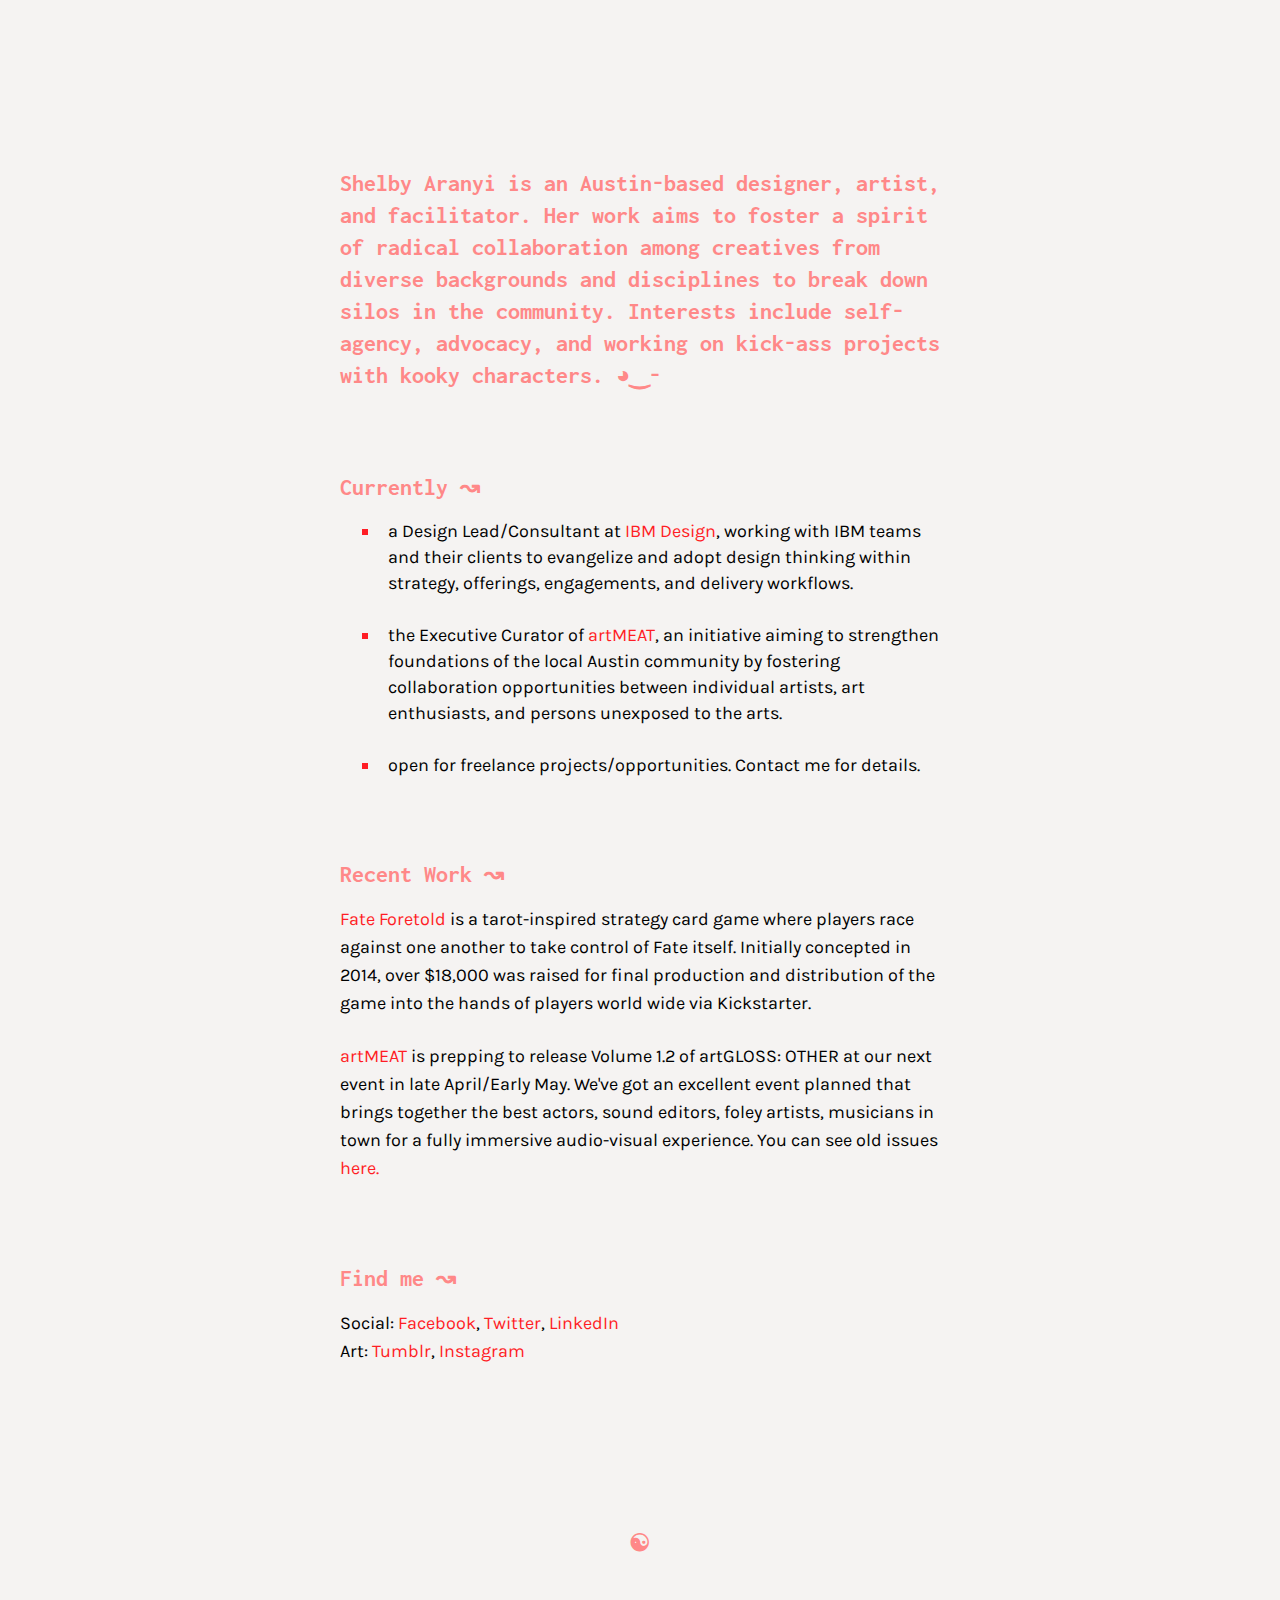
<file: index.html>
<!doctype html>

<!--
this website turns into a werewolf on a full moon 	
-->


<html>
 	<head>
    	<title>Portfolio of Shelby Aranyi</title>
    	<!-- Stylesheets -->
    	<link rel="stylesheet" type="text/css" href="https://fonts.googleapis.com/css?family=Playfair+Display:400,700|Karla|Inconsolata">
    	<link href="./css/site.css" rel="stylesheet" type="text/css">

	</head>


<body>
	<main>
		<header> 
<!-- Navigation, y'all -->
			<br>
			<hr class="style3">
			<br><br><br>
				<h5> Shelby Aranyi is an Austin-based designer, artist, and facilitator. Her work aims to foster a spirit of radical collaboration among creatives from diverse backgrounds and disciplines to break down silos in the community. Interests include self-agency, advocacy, and working on kick-ass projects with kooky characters. &#9685;&#8255;&#45;
				</h5>
		</header>
<!-- Intro -->
		<section>
			<div class="b">
				<h5>Currently &#8605;</h5>
					<ul>
						<li><span>a Design Lead/Consultant at <a href="http://www.ibm.com/design/">IBM Design</a>, working with IBM teams and their clients to evangelize and adopt design thinking within strategy, offerings, engagements, and delivery workflows.  </span></li>
					<br>
						<li><span> the Executive Curator of <a href="http://www.thisisartmeat.com/">artMEAT</a>, an initiative aiming to strengthen foundations of the local Austin community by fostering collaboration opportunities between individual artists, art enthusiasts, and persons unexposed to the arts.</span></li>
					<br>
						<li><span>open for freelance projects/opportunities. Contact me for details.</span></li>
					</ul>
			</div>
		</section>

<!-- Project Section -->

		<section>
			<div class="b">
				<h5>Recent Work &#8605;</h5>

					<p> <a href="https://www.kickstarter.com/projects/73252002/fate-foretold-the-tarot-card-game">Fate Foretold</a> is a tarot-inspired strategy card game where players race against one another to take control of Fate itself.  Initially concepted in 2014, over $18,000 was raised for final production and distribution of the game into the hands of players world wide via Kickstarter. </p>

					<p> <a href="http://www.thisisartmeat.com/">artMEAT</a> is prepping to release Volume 1.2 of artGLOSS: OTHER at our next event in late April/Early May. We've got an excellent event planned that brings together the best actors, sound editors, foley artists, musicians in town for a fully immersive audio-visual experience. 
					You can see old issues  <a href="http://www.thisisartmeat.com/zine/">here.</a></p>


<!-- Project Name 	-->

		<section>
			<div class="b">
				<h5>Find me &#8605;</h5>

					<p> Social: <a href="https://www.facebook.com/shelby.aranyi"> Facebook</a>, <a href="https://twitter.com/queensheib">Twitter</a>, <a href="https://www.linkedin.com/in/shelbyaranyi/">LinkedIn</a> <br> 
					Art: <a href="http://ruzok.tumblr.com">Tumblr</a>, <a href="https://www.instagram.com/searanyi/">Instagram</a></p>
					</ul>
			</div>
		</section>
	</main>
</body>

<!-- Footer -->
	<footer>
		<hr class="style3">
		<h5> &#9775; </h5>
	</footer>

<!-- Google Analytics -->
	<script>
  (function(i,s,o,g,r,a,m){i['GoogleAnalyticsObject']=r;i[r]=i[r]||function(){
  (i[r].q=i[r].q||[]).push(arguments)},i[r].l=1*new Date();a=s.createElement(o),
  m=s.getElementsByTagName(o)[0];a.async=1;a.src=g;m.parentNode.insertBefore(a,m)
  })(window,document,'script','//www.google-analytics.com/analytics.js','ga');

  ga('create', 'UA-75873507-1', 'auto');
  ga('send', 'pageview');

</script>

</html>
</file>
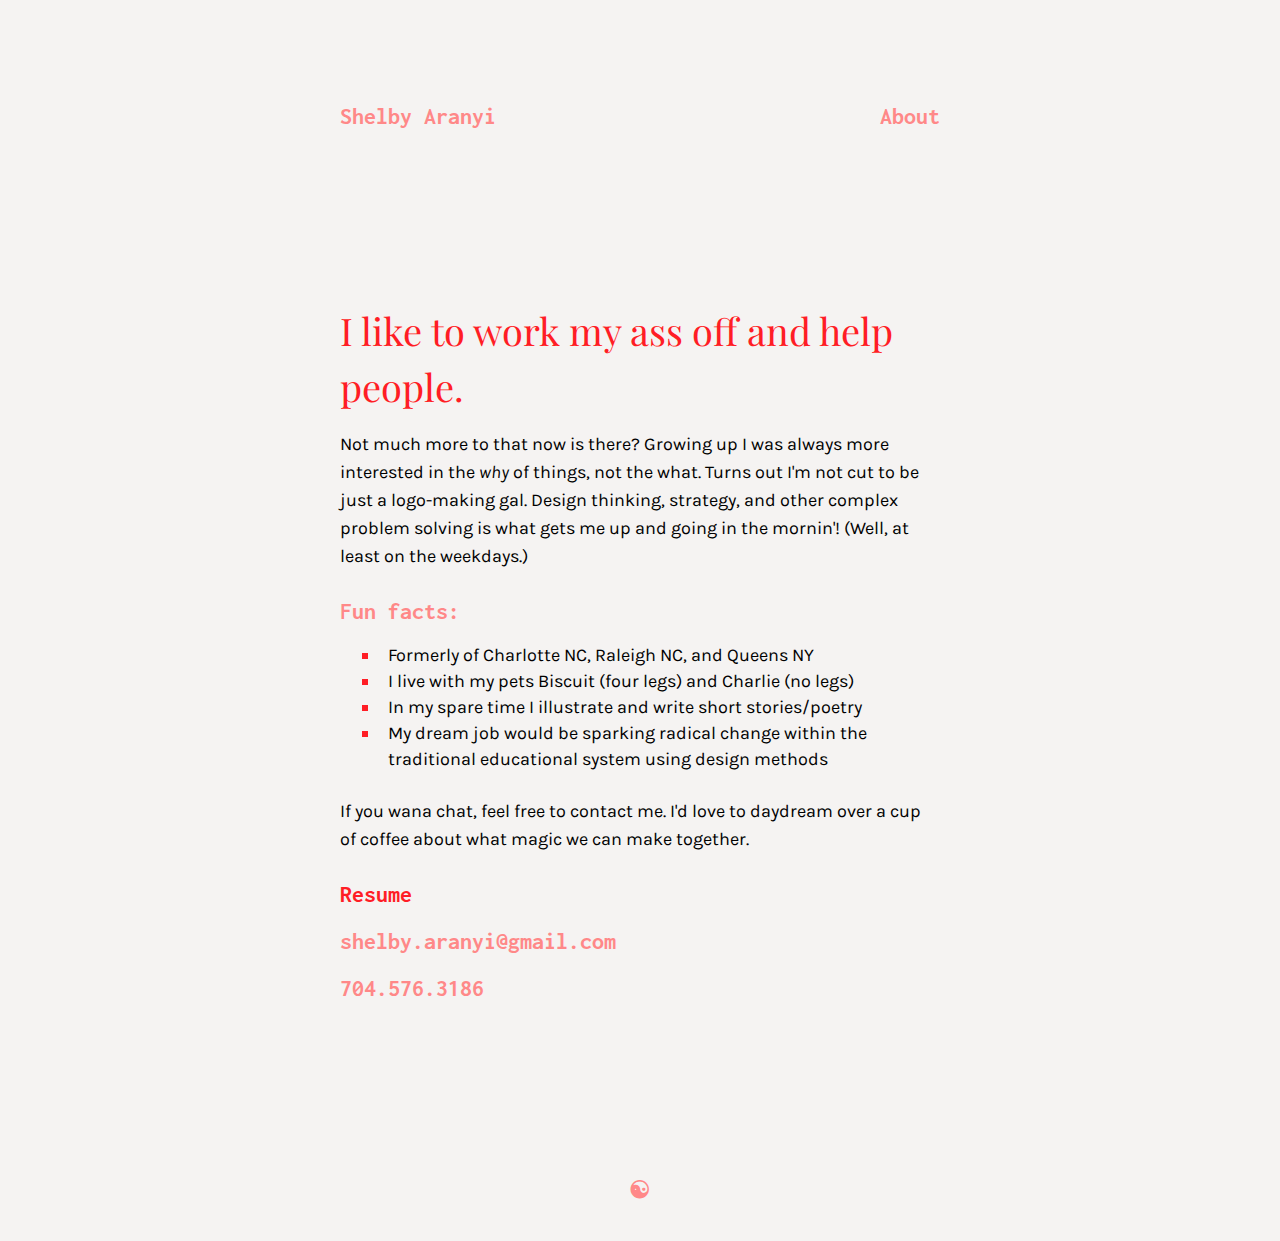
<file: About.html>
<html>
 	<head>
    	<title>Portfolio of Shelby Aranyi</title>
    	<!-- Stylesheets -->
    	<link rel="stylesheet" type="text/css" href="https://fonts.googleapis.com/css?family=Playfair+Display:400,700|Karla|Inconsolata">
    	<link href="./css/site.css" rel="stylesheet" type="text/css">

	</head>


<body>
	<main>
		<header> 
<!-- Navigation, y'all -->
			<nav>
				<a id="R" href="./About.html"><h5>About</h5></a>
				<a id="L" href="./index.html"><h5>Shelby Aranyi</h5></a>
			</nav>
			<hr class="style3">
		</header>

<!-- Project Intro -->
		<section>
			<div class="a">			
			</div>
			<div class="c">
				<h1> I like to work my ass off and help people. </h1>

				<p>Not much more to that now is there? Growing up I was always more interested in the <i> why </i> of things, not the what. Turns out I'm not cut to be just a logo-making gal. Design thinking, strategy, and other complex problem solving is what gets me up and going in the mornin'! (Well, at least on the weekdays.) </p>

				<h5>Fun facts:</h5>
					<ul>
						<li><span> Formerly of Charlotte NC, Raleigh NC, and Queens NY </span> </li>
						<li><span> I live with my pets Biscuit (four legs) and Charlie (no legs) </span></li>
						<li><span> In my spare time I illustrate and write short stories/poetry</span></li>
						<li><span> My dream job would be sparking radical change within the traditional educational system using design methods</span></li>
					</ul>

				<p> If you wana chat, feel free to contact me. I'd love to daydream over a cup of coffee about what magic we can make together.</p>

				<h5> <a href="./img/about/aranyi2016.pdf">Resume</a> </h5>
				<h5>shelby.aranyi@gmail.com</h5>
				<h5>704.576.3186</h5>




			</div>

	<div class="footer">
		<hr class="style3">
		<br>
		<h5> &#9775; </h5>
	</div>

		</section>
	</main>
</body>
<!-- Google Analytics -->
	<script>
  (function(i,s,o,g,r,a,m){i['GoogleAnalyticsObject']=r;i[r]=i[r]||function(){
  (i[r].q=i[r].q||[]).push(arguments)},i[r].l=1*new Date();a=s.createElement(o),
  m=s.getElementsByTagName(o)[0];a.async=1;a.src=g;m.parentNode.insertBefore(a,m)
  })(window,document,'script','//www.google-analytics.com/analytics.js','ga');

  ga('create', 'UA-75873507-1', 'auto');
  ga('send', 'pageview');

</script>
</html>
</file>
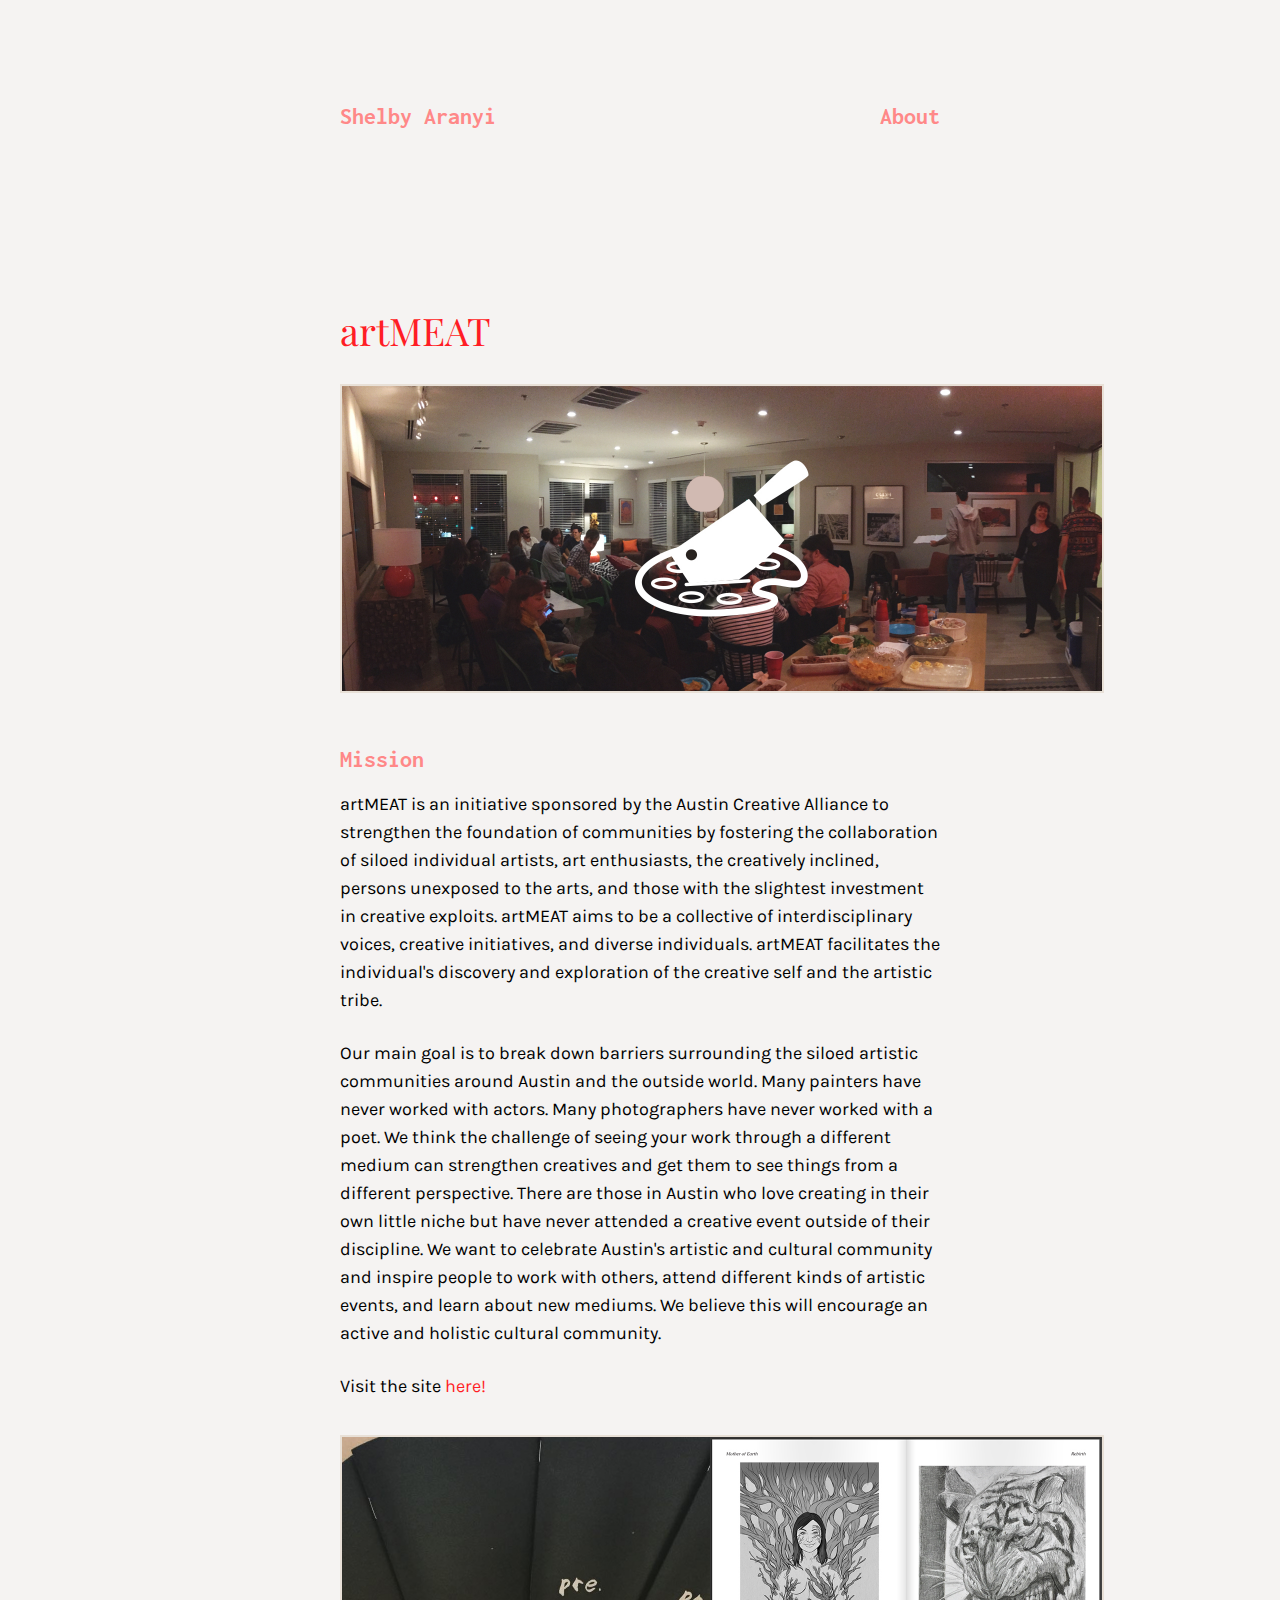
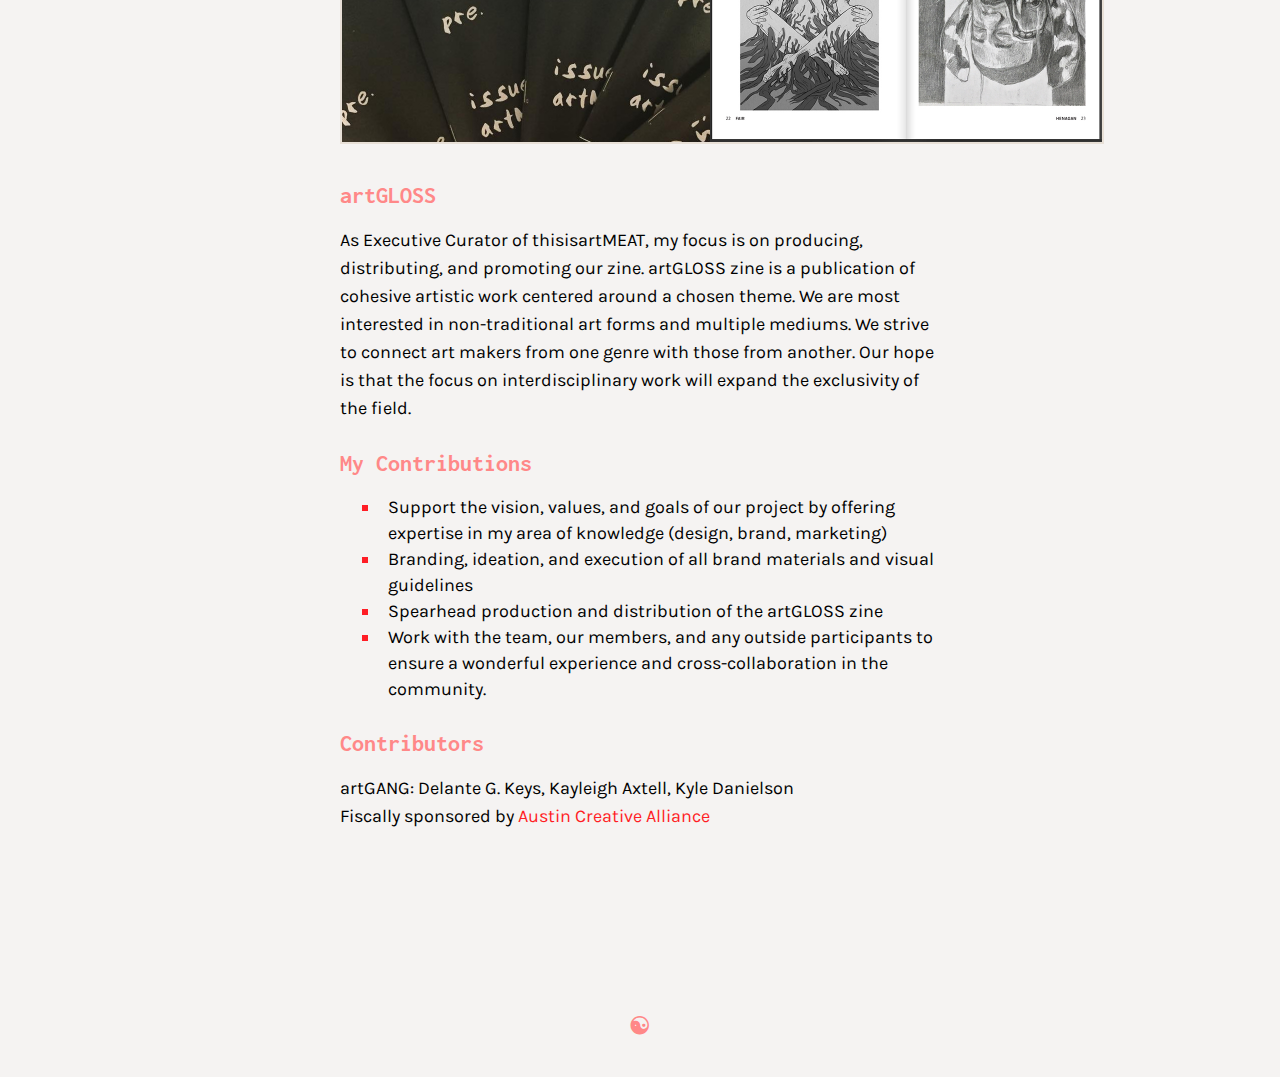
<file: artMEAT.html>
<html>
 	<head>
    	<title>Portfolio of Shelby Aranyi</title>
    	<!-- Stylesheets -->
    	<link rel="stylesheet" type="text/css" href="https://fonts.googleapis.com/css?family=Playfair+Display:400,700|Karla|Inconsolata">
    	<link href="./css/site.css" rel="stylesheet" type="text/css">

	</head>


<body>
	<main>
		<header> 
<!-- Navigation, y'all -->
			<nav>
				<a id="R" href="./About.html"><h5>About</h5></a>
				<a id="L" href="./index.html"><h5>Shelby Aranyi</h5></a>
			</nav>
			<hr class="style3">
		</header>

<!-- Project Intro -->
		<section>
			<div class="a">			
				<h1> artMEAT</h1>
				<img src="./img/index/artmeat.jpg">
			</div>
			<div class="c">
				<h5>Mission</h5>
				<p> artMEAT is an initiative sponsored by the Austin Creative Alliance to strengthen the foundation of communities by fostering the collaboration of siloed individual artists, art enthusiasts, the creatively inclined, persons unexposed to the arts, and those with the slightest investment in creative exploits. artMEAT aims to be a collective of interdisciplinary voices, creative initiatives, and diverse individuals. artMEAT facilitates the individual's discovery and exploration of the creative self and the artistic tribe. </p>

				<p> Our main goal is to break down barriers surrounding the siloed artistic communities around Austin and the outside world. Many painters have never worked with actors. Many photographers have never worked with a poet. We think the challenge of seeing your work through a different medium can strengthen creatives and get them to see things from a different perspective. There are those in Austin who love creating in their own little niche but have never attended a creative event outside of their discipline. We want to celebrate Austin's artistic and cultural community and inspire people to work with others, attend different kinds of artistic events, and learn about new mediums. We believe this will encourage an active and holistic cultural community. </p>
				<p> Visit the site <a href="http://www.thisisartmeat.com/"> here! </a>
					<p></p>
				<img src="./img/artmeat/artgloss.jpg">
						<p></p>
				<h5>artGLOSS</h5>
				<p> As Executive Curator of thisisartMEAT, my focus is on producing, distributing, and promoting our zine. artGLOSS zine is a publication of cohesive artistic work centered around a chosen theme. We are most interested in non-traditional art forms and multiple mediums. We strive to connect art makers from one genre with those from another. Our hope is that the focus on interdisciplinary work will expand the exclusivity of the field. </p>


				<h5>My Contributions</h5>
					<ul>
						<li><span> Support the vision, values, and goals of our project by offering expertise in my area of knowledge (design, brand, marketing) </span></li>
						<li><span> Branding, ideation, and execution of all brand materials and visual guidelines </span> </li>
						<li><span> Spearhead production and distribution of the artGLOSS zine </span></li>
						<li><span> Work with the team, our members, and any outside participants to ensure a wonderful experience and cross-collaboration in the community. </span></li>
					</ul>


				<h5>Contributors</h5>
				<p>artGANG: Delante G. Keys, Kayleigh Axtell, Kyle Danielson 
				<br>
				Fiscally sponsored by <a href="http://www.austincreativealliance.org/">Austin Creative Alliance</a></p>
			</div>

	<div class="footer">
		<hr class="style3">
		<br>
		<h5> &#9775; </h5>
	</div>

		</section>
	</main>
</body>
<!-- Google Analytics -->
	<script>
  (function(i,s,o,g,r,a,m){i['GoogleAnalyticsObject']=r;i[r]=i[r]||function(){
  (i[r].q=i[r].q||[]).push(arguments)},i[r].l=1*new Date();a=s.createElement(o),
  m=s.getElementsByTagName(o)[0];a.async=1;a.src=g;m.parentNode.insertBefore(a,m)
  })(window,document,'script','//www.google-analytics.com/analytics.js','ga');

  ga('create', 'UA-75873507-1', 'auto');
  ga('send', 'pageview');

</script>

</html>
</file>
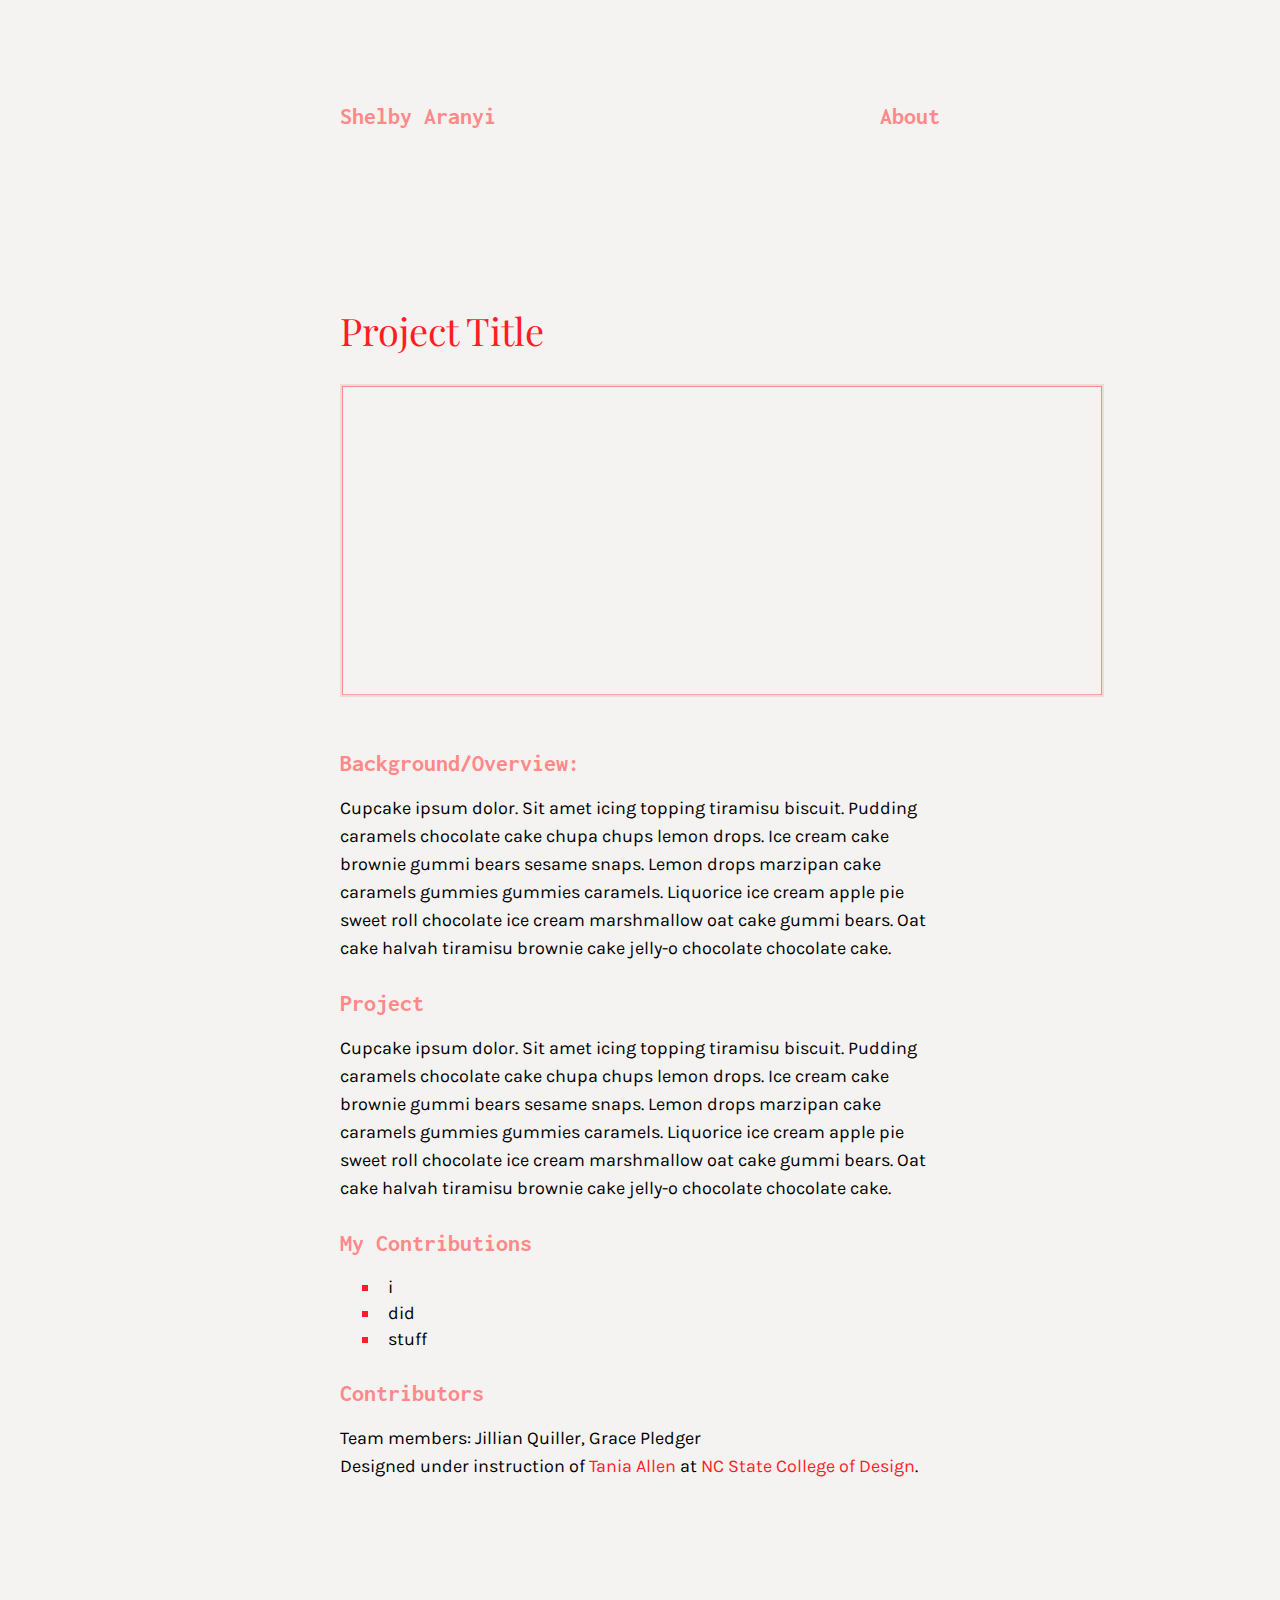
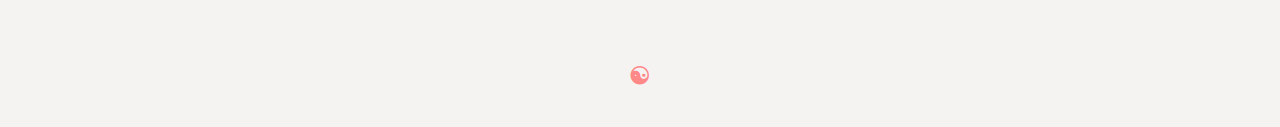
<file: Project_Blank.html>
<html>
 	<head>
    	<title>Portfolio of Shelby Aranyi</title>
    	<!-- Stylesheets -->
    	<link rel="stylesheet" type="text/css" href="https://fonts.googleapis.com/css?family=Playfair+Display:400,700|Karla|Inconsolata">
    	<link href="./css/site.css" rel="stylesheet" type="text/css">

	</head>


<body>
	<main>
		<header> 
<!-- Navigation, y'all -->
			<nav>
				<a id="R" href="./About.html"><h5>About</h5></a>
				<a id="L" href="./index.html"><h5>Shelby Aranyi</h5></a>
			</nav>
			<hr class="style3">
		</header>

<!-- Project Intro -->
		<section>
			<div class="a">			
				<h1> Project Title</h1>
				<img src="./img/placeholder.png">
			</div>
			<div class="c">
				<h5>Background/Overview:</h5>
				<p> Cupcake ipsum dolor. Sit amet icing topping tiramisu biscuit. Pudding caramels chocolate cake chupa chups lemon drops. Ice cream cake brownie gummi bears sesame snaps. Lemon drops marzipan cake caramels gummies gummies caramels. Liquorice ice cream apple pie sweet roll chocolate ice cream marshmallow oat cake gummi bears. Oat cake halvah tiramisu brownie cake jelly-o chocolate chocolate cake.</p>

				<h5>Project </h5>
				<p>Cupcake ipsum dolor. Sit amet icing topping tiramisu biscuit. Pudding caramels chocolate cake chupa chups lemon drops. Ice cream cake brownie gummi bears sesame snaps. Lemon drops marzipan cake caramels gummies gummies caramels. Liquorice ice cream apple pie sweet roll chocolate ice cream marshmallow oat cake gummi bears. Oat cake halvah tiramisu brownie cake jelly-o chocolate chocolate cake.</p>


				<h5>My Contributions</h5>
					<ul>
						<li><span> i </span> </li>
						<li><span> did </span></li>
						<li><span> stuff </span></li>
					</ul>

				<h5>Contributors</h5>
				<p>Team members: Jillian Quiller, Grace Pledger
				<br>
				Designed under instruction of <a href="http://www.tanialallen.com/">Tania Allen</a> at <a href="http://design.ncsu.edu/">NC State College of Design</a>.</p>
			</div>

	<div class="footer">
		<hr class="style3">
		<br>
		<h5> &#9775; </h5>
	</div>

		</section>
	</main>
</body>


</html>
</file>
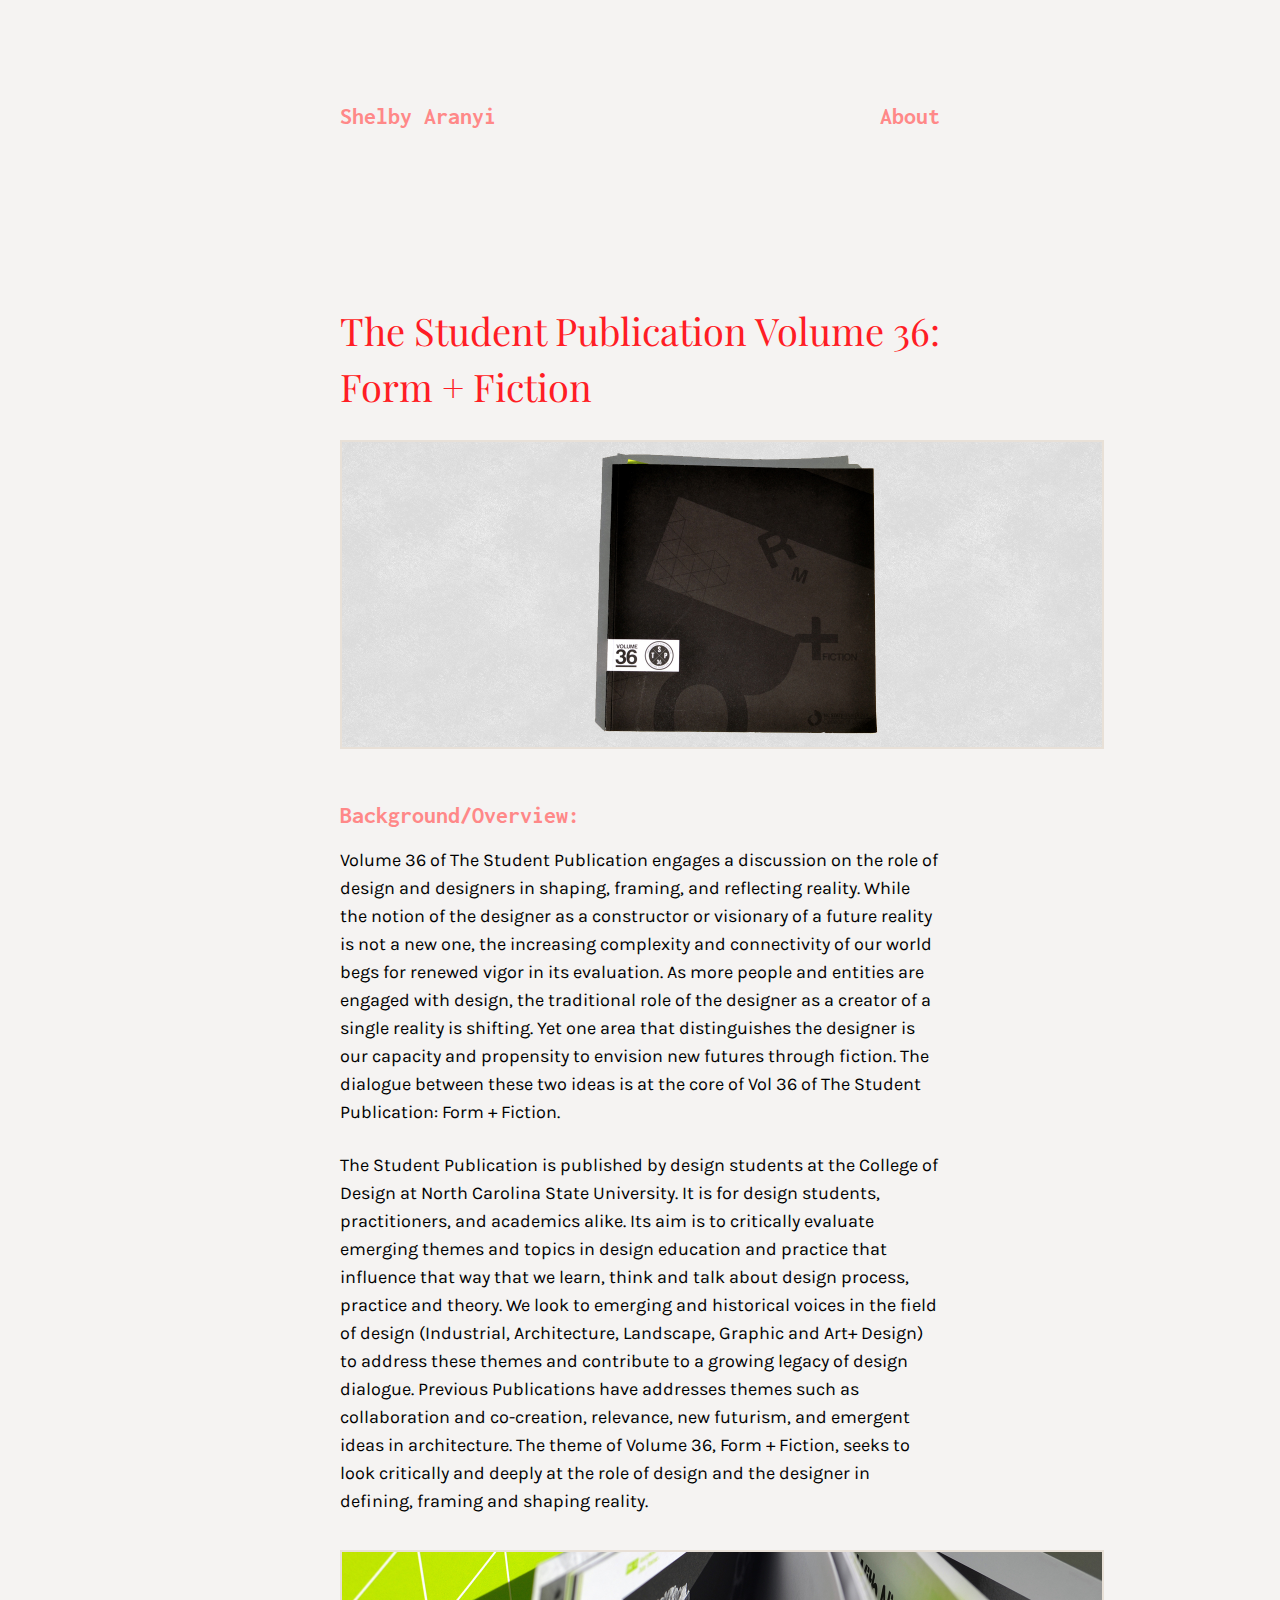
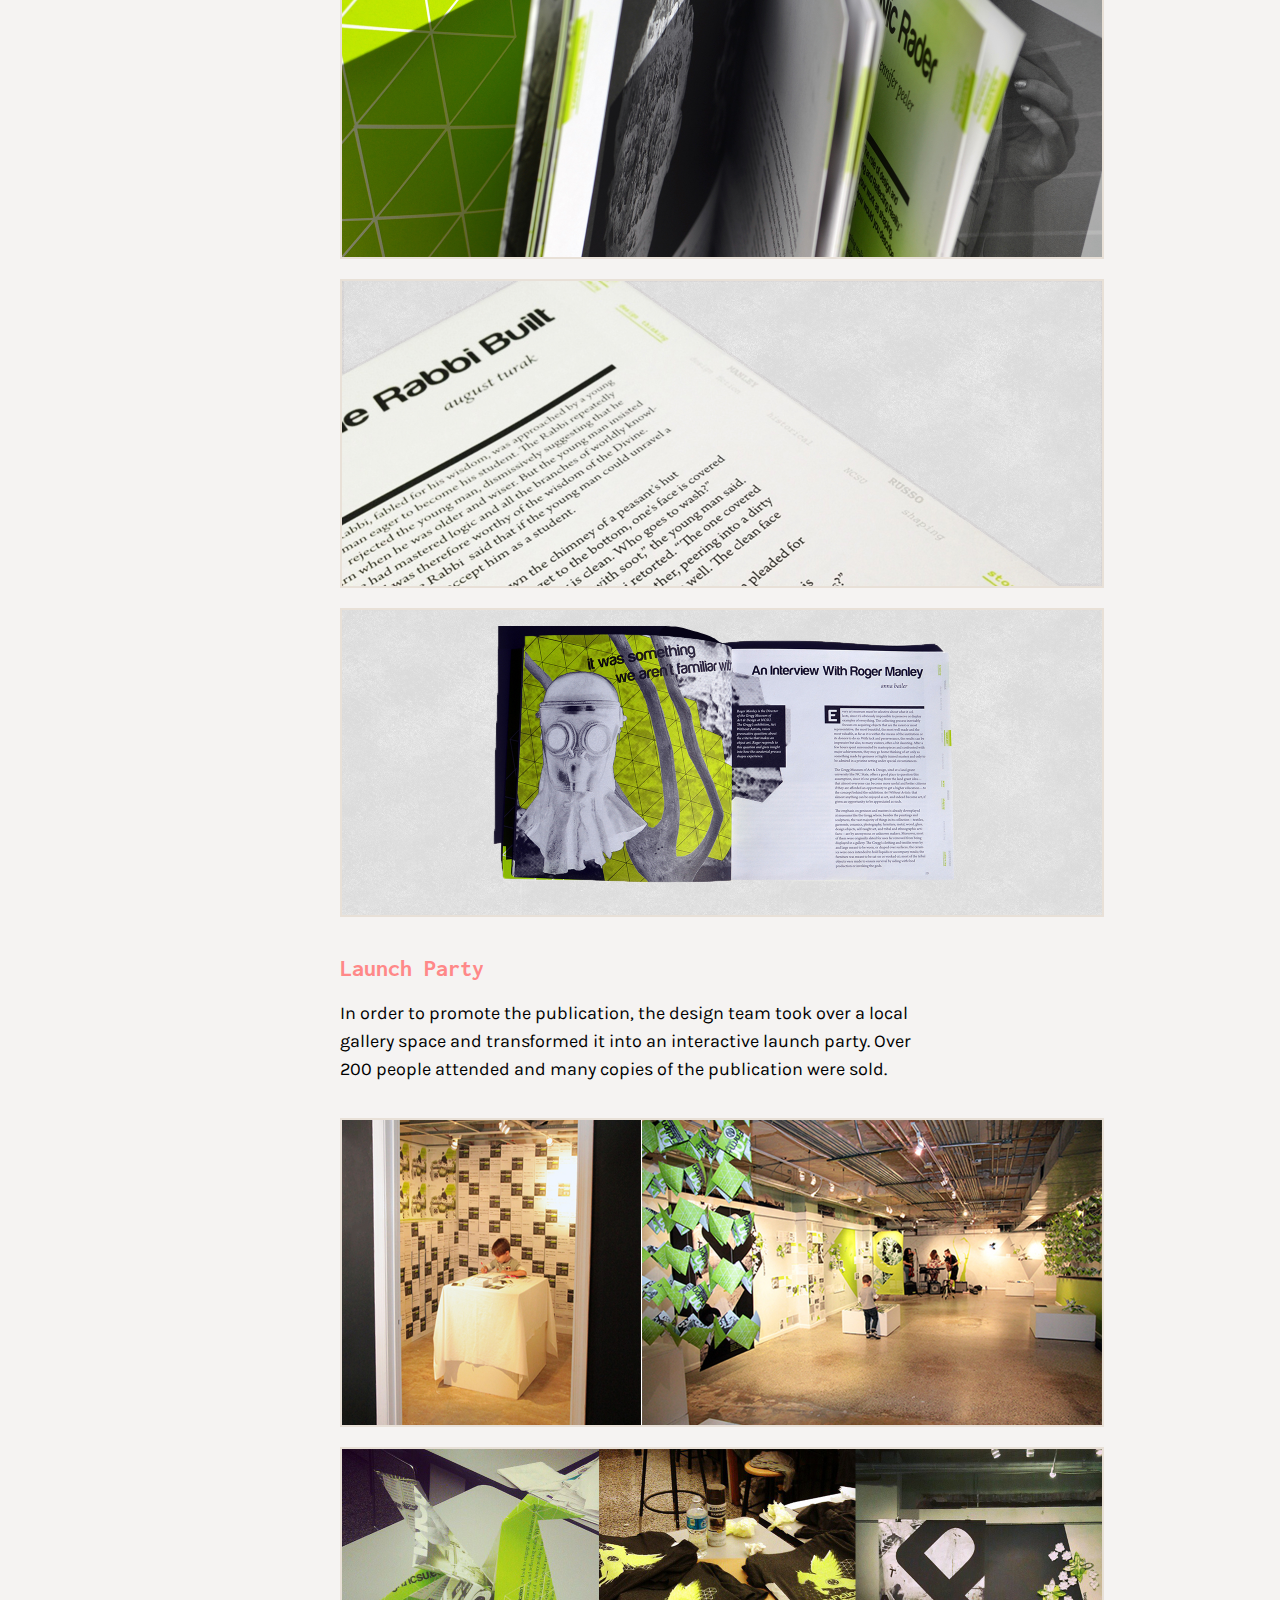
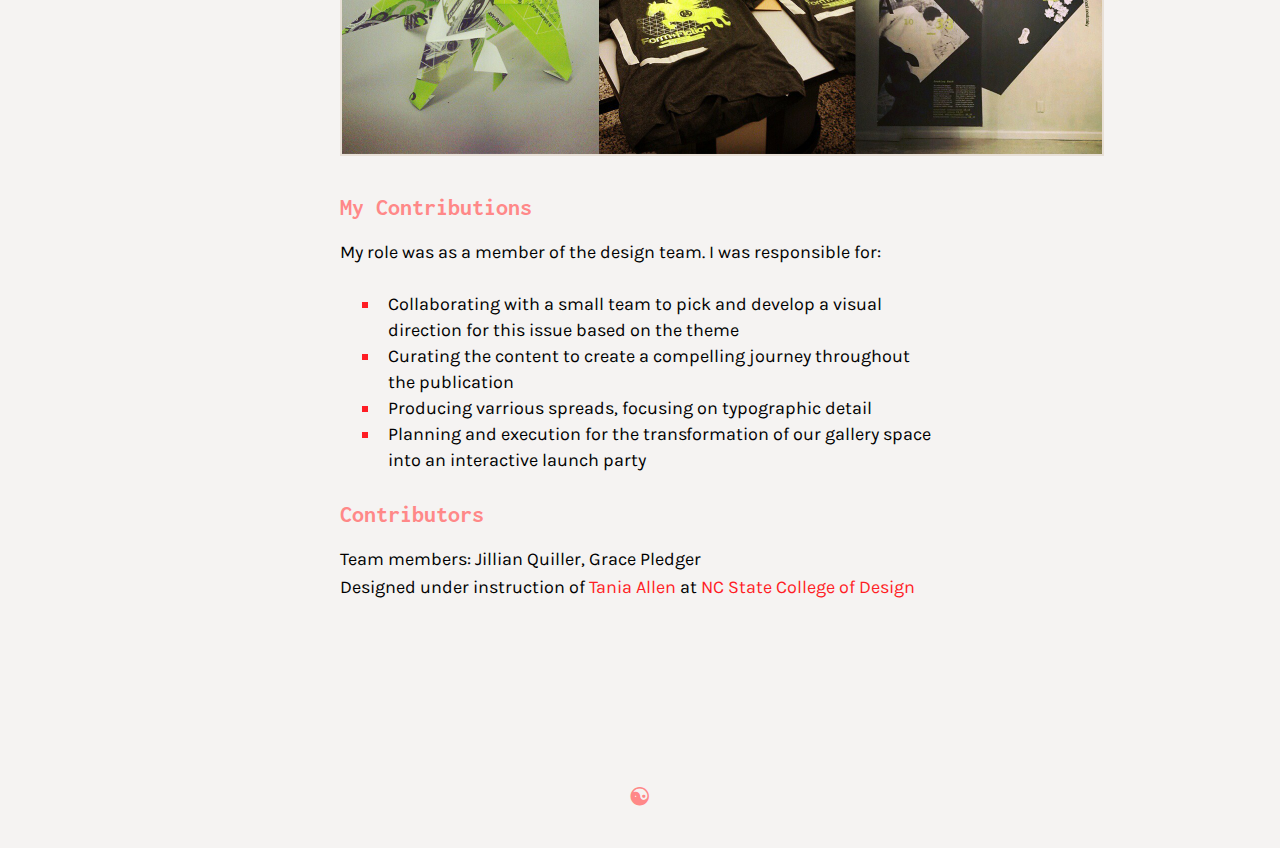
<file: TSP.html>
<html>
 	<head>
    	<title>Portfolio of Shelby Aranyi</title>
    	<!-- Stylesheets -->
    	<link rel="stylesheet" type="text/css" href="https://fonts.googleapis.com/css?family=Playfair+Display:400,700|Karla|Inconsolata">
    	<link href="./css/site.css" rel="stylesheet" type="text/css">

	</head>


<body>
	<main>
		<header> 
<!-- Navigation, y'all -->
			<nav>
				<a id="R" href="./About.html"><h5>About</h5></a>
				<a id="L" href="./index.html"><h5>Shelby Aranyi</h5></a>
			</nav>
			<hr class="style3">
		</header>

<!-- Project Intro -->
		<section>
			<div class="a">			
				<h1> The Student Publication Volume 36: 
				<br> Form + Fiction</h1>
				<img src="./img/index/tsp.jpg">
			</div>
			<div class="c">
				<h5>Background/Overview:</h5>

				<p> Volume 36 of The Student Publication engages a discussion on the role of design and designers in shaping, framing, and reflecting reality. While the notion of the designer as a constructor or visionary of a future reality is not a new one, the increasing complexity and connectivity of our world begs for renewed vigor in its evaluation. As more people and entities are engaged with design, the traditional role of the designer as a creator of a single reality is shifting. Yet one area that distinguishes the designer is our capacity and propensity to envision new futures through fiction. The dialogue between these two ideas is at the core of Vol 36 of The Student Publication: Form + Fiction. </p>

				<p>The Student Publication is published by design students at the College of Design at North Carolina State University. It is for design students, practitioners, and academics alike. Its aim is to critically evaluate emerging themes and topics in design education and practice that influence that way that we learn, think and talk about design process, practice and theory. We look to emerging and historical voices in the field of design (Industrial, Architecture, Landscape, Graphic and Art+ Design) to address these themes and contribute to a growing legacy of design dialogue. Previous Publications have addresses themes such as collaboration and co-creation, relevance, new futurism, and emergent ideas in architecture. The theme of Volume 36, Form + Fiction, seeks to look critically and deeply at the role of design and the designer in defining, framing and shaping reality. </a> </p>
				<img src="./img/tsp/tspclose.jpg">
				<img src="./img/tsp/tspdetail.jpg">
				<img src="./img/tsp/tspspread.jpg">
					<p></p>
				<h5>Launch Party</h5>
				<p>In order to promote the publication, the design team took over a local gallery space and transformed it into an interactive launch party. Over 200 people attended and many copies of the publication were sold.</p>

				<img src="./img/tsp/launchparty.jpg">
				<img src="./img/tsp/tspswag.jpg">
					<p></p>
				<h5>My Contributions</h5>
				<p>My role was as a member of the design team. I was responsible for: </p>
					<ul>
						<li><span> Collaborating with a small team to pick and develop a visual direction for this issue based on the theme</span> </li>
						<li><span> Curating the content to create a compelling journey throughout the publication</span></li>
						<li><span> Producing varrious spreads, focusing on typographic detail</span></li>
						<li><span> Planning and execution for the transformation of our gallery space into an interactive launch party</span></li>
					</ul>

				<h5>Contributors</h5>
				<p>Team members: Jillian Quiller, Grace Pledger
				<br>
				Designed under instruction of <a href="http://www.tanialallen.com/">Tania Allen</a> at <a href="http://design.ncsu.edu/">NC State College of Design</a></p>
			</div>

	<div class="footer">
		<hr class="style3">
		<br>
		<h5> &#9775; </h5>
	</div>

		</section>
	</main>
</body>
<!-- Google Analytics -->
	<script>
  (function(i,s,o,g,r,a,m){i['GoogleAnalyticsObject']=r;i[r]=i[r]||function(){
  (i[r].q=i[r].q||[]).push(arguments)},i[r].l=1*new Date();a=s.createElement(o),
  m=s.getElementsByTagName(o)[0];a.async=1;a.src=g;m.parentNode.insertBefore(a,m)
  })(window,document,'script','//www.google-analytics.com/analytics.js','ga');

  ga('create', 'UA-75873507-1', 'auto');
  ga('send', 'pageview');

</script>
</html>
</file>
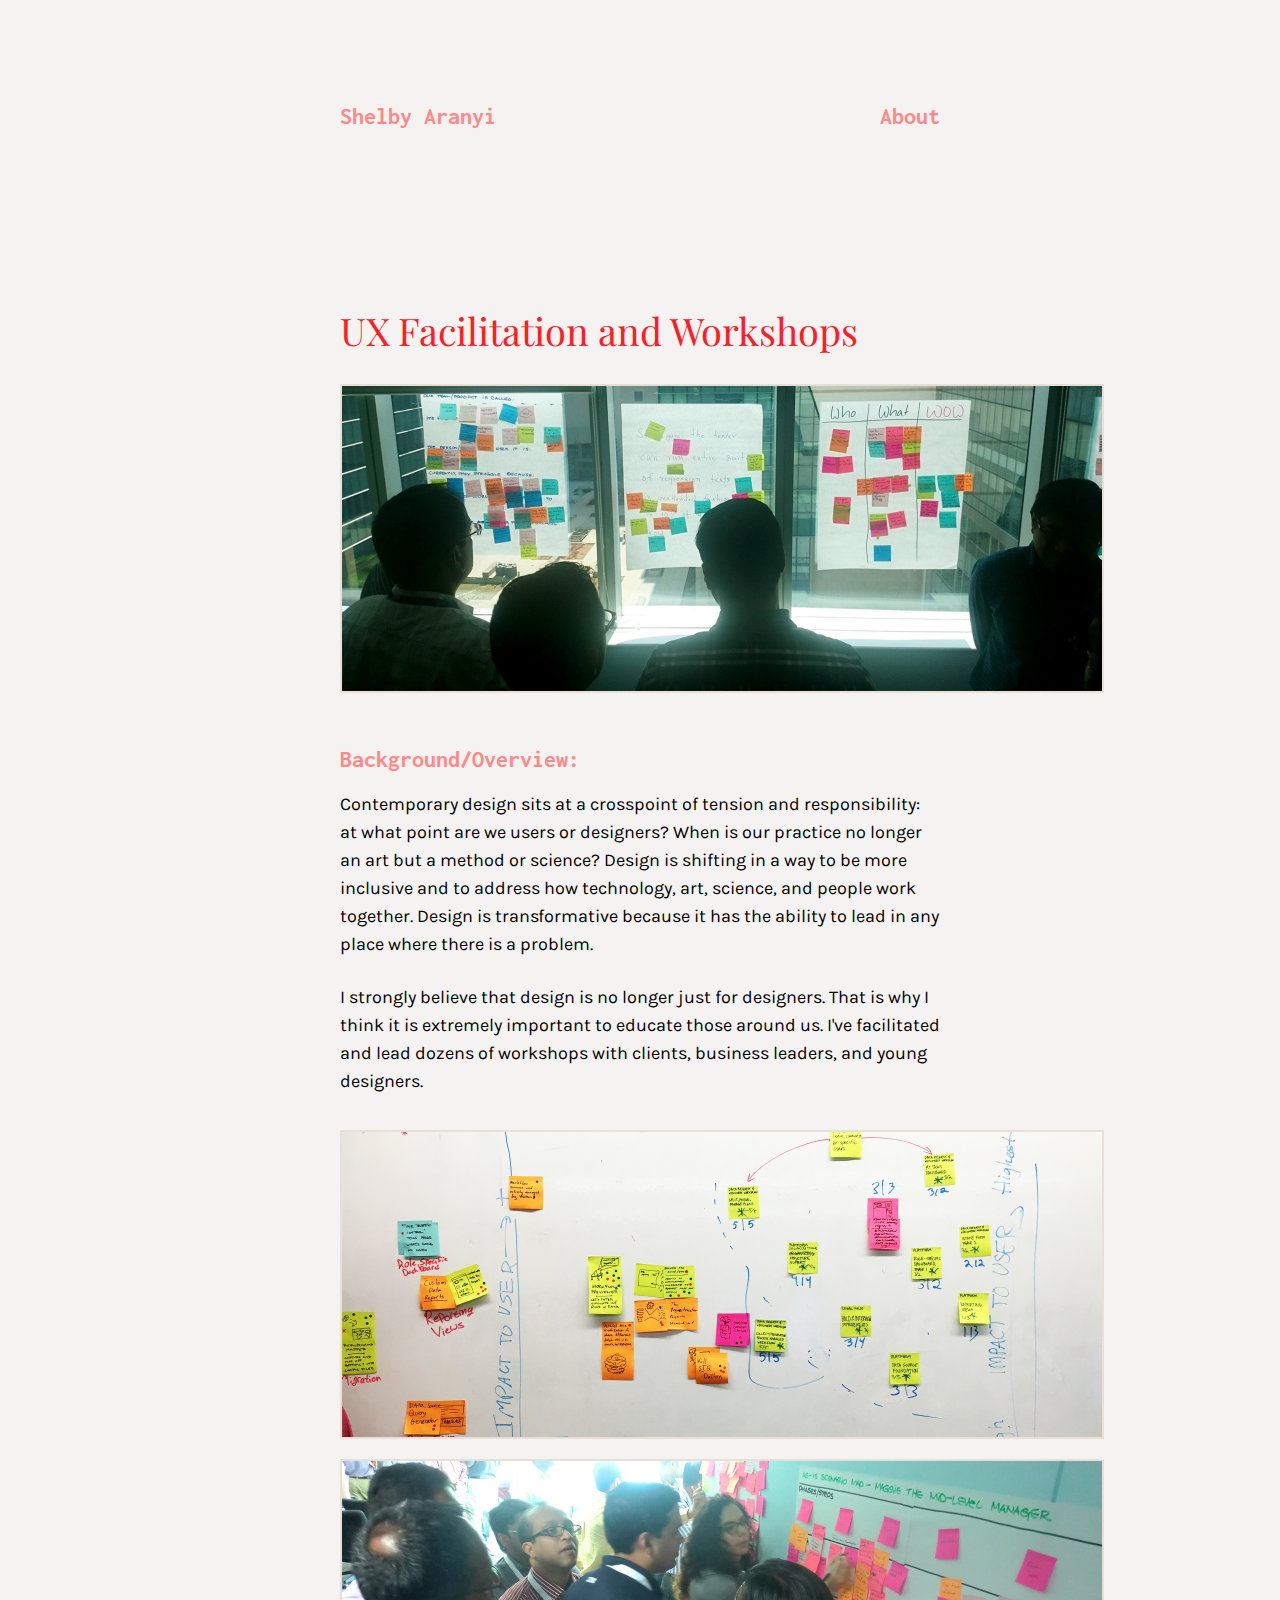
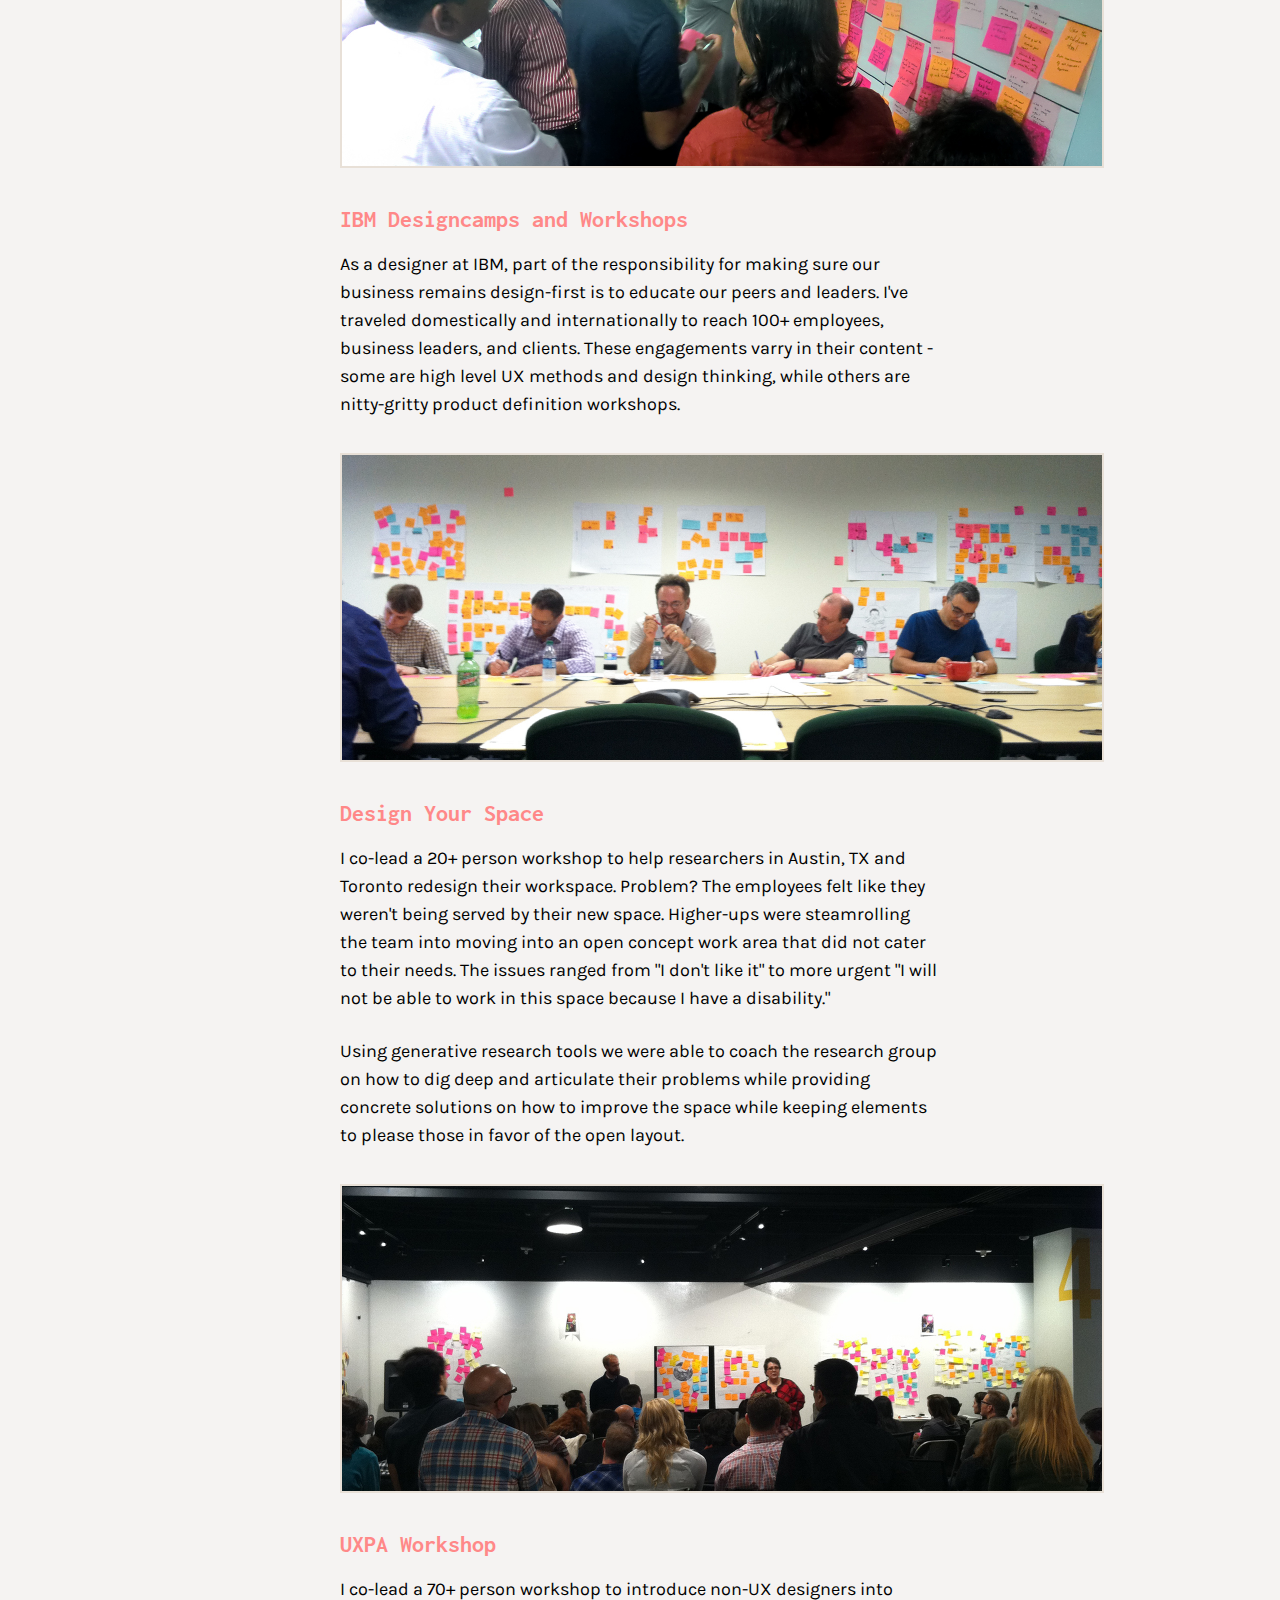
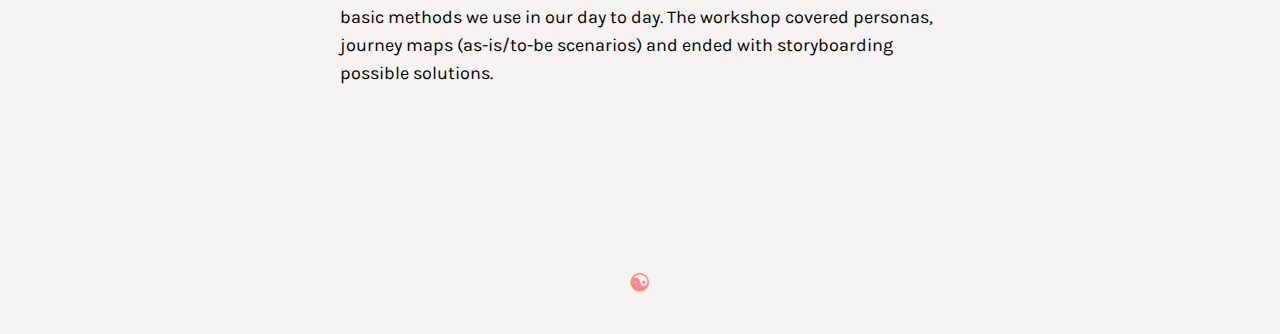
<file: UXfacilitation.html>
<html>
 	<head>
    	<title>Portfolio of Shelby Aranyi</title>
    	<!-- Stylesheets -->
    	<link rel="stylesheet" type="text/css" href="https://fonts.googleapis.com/css?family=Playfair+Display:400,700|Karla|Inconsolata">
    	<link href="./css/site.css" rel="stylesheet" type="text/css">

	</head>


<body>
	<main>
		<header> 
<!-- Navigation, y'all -->
			<nav>
				<a id="R" href="./About.html"><h5>About</h5></a>
				<a id="L" href="./index.html"><h5>Shelby Aranyi</h5></a>
			</nav>
			<hr class="style3">
		</header>

<!-- Project Intro -->
		<section>
			<div class="a">			
				<h1> UX Facilitation and Workshops </h1>
				<img src="./img/index/uxfacilitation.jpg">
			</div>
			<div class="c">
				<h5>Background/Overview:</h5>
				<p> Contemporary design sits at a crosspoint of tension and responsibility: at what point are we users or designers? When is our practice no longer an art but a method or science? Design is shifting in a way to be more inclusive and to address how technology, art, science, and people work together. Design is transformative because it has the ability to lead in any place where there is a problem.</p>

				<p>I strongly believe that design is no longer just for designers. That is why I think it is extremely important to educate those around us. I've facilitated and lead dozens of workshops with clients, business leaders, and young designers. </p>

				<img src="./img/facilitation/ibmpost.jpg">
				<img src="./img/facilitation/bangalore.jpg">
					<p></p>
				<h5> IBM Designcamps and Workshops</h5>
				<p> As a designer at IBM, part of the responsibility for making sure our business remains design-first is to educate our peers and leaders. I've traveled domestically and internationally to reach 100+ employees, business leaders, and clients. These engagements varry in their content - some are high level UX methods and design thinking, while others are nitty-gritty product definition workshops.  </p>
				<img src="./img/facilitation/designyourspace.jpg">
					<p></p>
				<h5> Design Your Space </h5>
				<p> I co-lead a 20+ person workshop to help researchers in Austin, TX and Toronto redesign their workspace. Problem? The employees felt like they weren't being served by their new space. Higher-ups were steamrolling the team into moving into an open concept work area that did not cater to their needs. The issues ranged from "I don't like it" to more urgent "I will not be able to work in this space because I have a disability." </p>
				<p>Using generative research tools we were able to coach the research group on how to dig deep and articulate their problems while providing concrete solutions on how to improve the space while keeping elements to please those in favor of the open layout. </p>
				<img src="./img/facilitation/uxpa.jpg">
					<p></p>
				<h5> UXPA Workshop </h5>
				<p> I co-lead a 70+ person workshop to introduce non-UX designers into basic methods we use in our day to day. The workshop covered personas, journey maps (as-is/to-be scenarios) and ended with storyboarding possible solutions.</p>

			</div>

	<div class="footer">
		<hr class="style3">
		<br>
		<h5> &#9775; </h5>
	</div>

		</section>
	</main>
</body>
<!-- Google Analytics -->
	<script>
  (function(i,s,o,g,r,a,m){i['GoogleAnalyticsObject']=r;i[r]=i[r]||function(){
  (i[r].q=i[r].q||[]).push(arguments)},i[r].l=1*new Date();a=s.createElement(o),
  m=s.getElementsByTagName(o)[0];a.async=1;a.src=g;m.parentNode.insertBefore(a,m)
  })(window,document,'script','//www.google-analytics.com/analytics.js','ga');

  ga('create', 'UA-75873507-1', 'auto');
  ga('send', 'pageview');

</script>

</html>
</file>
<file: css/site.css>
main {
   max-width: 600px;
   margin: auto;
   height: 100%;
}

header {
}

nav {
   margin: 100px 0px 40px 0px;
}


body {
   padding: 0px 0 50px 0;
   font-size: 16px;
   min-height: 100%;
   background-color: #F5F3F2;
}

footer {
   padding: 50px 0 20px 0;
   max-width: 760px;
   margin: auto;
   height: 100%;
   text-align: center; 
}

h1 {
   font-size: 38px;
   line-height: 56px;
   margin: 0px 0px 15px 0px;
   font-weight: 300;
   font-style: normal;
   font-family: "Playfair Display";
   color: #FF1D25;
}

h2 {
   font-size: 36px;
   line-height: 46px;
   margin: 0px 0px 25px 0px;
   font-family: "Playfair Display";
   font-weight: 400;
   font-style: normal;
}

h3 {
   font-size: 28px;
   line-height: 36px;
   margin: 0px 0px 19px 0px;
   font-weight: 300;
   font-family: "Playfair Display";
   font-style: italic;
   color: #FF1D25;
}

h4 {
   margin-bottom: 25px;
   font-weight: 400;
   font-style: normal;
   font-family: "Inconsolata";
}

h5 {
   font-size: 24px;
   line-height: 32px;
   margin: 0px 0px 15px 0px;
   font-style: normal;
   font-family: "Inconsolata";
   color: #FF8888;
}

ul {
   margin: 0px 0px 25px 0px;
   text-transform: inherit;
   font-size: 18px;
   line-height: 26px;
   font-family: "Karla";
   font-weight: 400;
   font-style: normal;
   list-style:square;
   color: #FF1D25;
}

li span {
   display:block;
   color: #000000;
   margin-left: 8px;
}

p {
   margin: 0px 0px 25px 0px;
   text-transform: inherit;
   font-size: 18px;
   font-family: "Karla";
   font-weight: 400;
   font-style: normal;
   line-height: 28px;
}

p.intro {
   font-size: 22px;
   line-height: 32px;
   margin: 0px 0px 13px 0px;
   font-family: Karla;
   font-weight: 400;
   font-style: normal;
   width: 722.703125px;
}

blockquote.pull-quote {
   margin: 0em 1em 1em 0em;
   border-left: 3px solid #ccc;
   padding: 0em 0em 0em 0.7em;
}

div.content {
   margin: 0 auto;
   text-align: left;
   width: 60%;
   padding: 50px 0px 0px 0px;
}

p.quote {
   font-size: 26px;
   line-height: 32px;
   font-style: normal;
   color: #666666;
   margin: 0px;
   font-family: Inconsolata;
   font-weight: 400;
}

blockquote {
   font-size: 26px;
   line-height: 37px;
   margin-bottom: 25px;
}

img {
   margin: 10px 0px 10px 0px;
   max-width: 760px;
      border:2px solid #e8e0d7;
}

.a {
   margin-top: 60px;
}

.b {
   margin-top: 80px;
}

.c {
   margin-top: 40px;
}

#R {
    float: left;
 }

#R {
    float: right;
}

a {
text-decoration: none;
color:#FF1D25;
}

a:link {
    text-decoration: none;
}

a:visited {
    text-decoration: none;
}


hr.style3 {
    border: none;
    color: #FF8888;
    height: 1px;
    padding: 50px 0 20px 0;
  max-width: 600px;

}

  .footer {
   padding: 50px 0 20px 0;
   max-width: 600px;
   max-width: 600px;
   text-align: center; 
  }


/* mobile ----------- */
@media only screen and (max-width: 480px){

h1 {
   font-size: 36px;
   line-height: 48px;
}

h2 {
   font-size: 30px;
   line-height: 40px;
}

h3 {
   font-size: 24px;
   line-height: 30px;
}

h4 {
   font-size: 15px;
}

p {
   font-size: 14px;
   line-height: 25.89px;
}

p.intro {
   font-size: 15px;
   width: 252.40625px;
}

h5 {
   font-size: 15px;
}

p.quote {
   font-size: 18px;
   line-height: 28px;
}
div.content {
   width: 251.125px;
}
</file>
